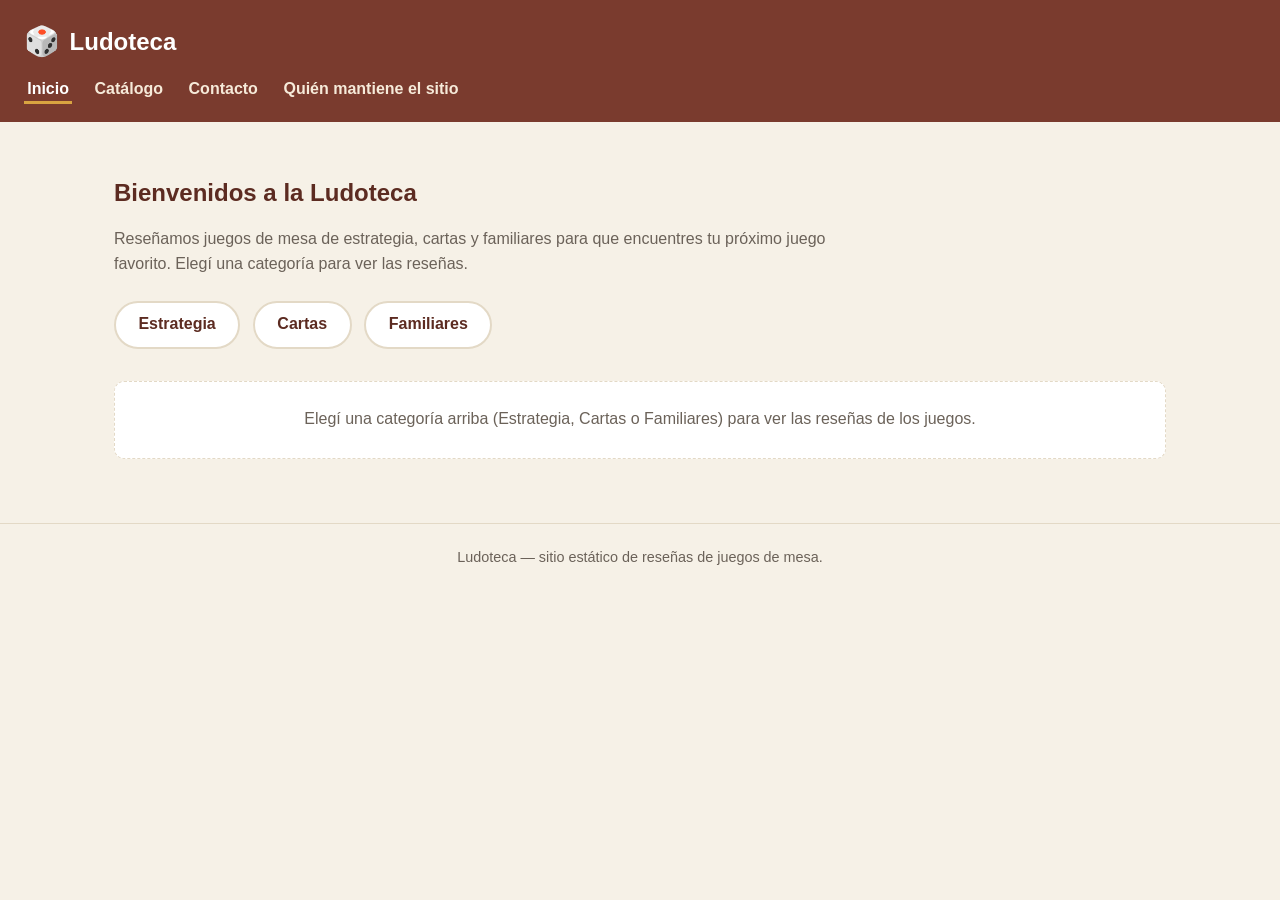
<file: actividad1/claude/index.html>
<!DOCTYPE html>
<html lang="es">
<head>
  <meta charset="UTF-8" />
  <meta name="viewport" content="width=device-width, initial-scale=1.0" />
  <title>Ludoteca | Inicio</title>
  <link rel="stylesheet" href="estilosIA.css" />
</head>
<body>

  <header class="encabezado">
    <div class="marca"><span class="icono">🎲</span> Ludoteca</div>
    <nav>
      <ul class="nav-principal">
        <li><a href="index.html" class="activo">Inicio</a></li>
        <li><a href="catalogo.html">Catálogo</a></li>
        <li><a href="contacto.html">Contacto</a></li>
        <li><a href="sitio.html">Quién mantiene el sitio</a></li>
      </ul>
    </nav>
  </header>

  <main class="contenedor">
    <section class="introduccion">
      <h1>Bienvenidos a la Ludoteca</h1>
      <p>
        Reseñamos juegos de mesa de estrategia, cartas y familiares para que encuentres
        tu próximo juego favorito. Elegí una categoría para ver las reseñas.
      </p>
    </section>

    <nav class="selector-categorias" aria-label="Selector de categorías">
      <a href="#estrategia">Estrategia</a>
      <a href="#cartas">Cartas</a>
      <a href="#familiares">Familiares</a>
    </nav>

    <!-- Los siguientes paneles se muestran de forma estática con CSS (:target),
         sin utilizar ningún script -->

    <section id="estrategia" class="panel-categoria">
      <h2>Estrategia</h2>
      <div class="grilla-juegos">

        <article class="tarjeta-juego">
          <img src="imagenes/ajedrez.png" alt="Portada del juego Ajedrez" />
          <div class="info">
            <h3>Ajedrez</h3>
            <p class="meta">2 jugadores · 20–60 min</p>
            <p class="resena">
              El clásico juego de estrategia pura. Cada partida es un desafío distinto
              gracias a la enorme cantidad de combinaciones posibles.
            </p>
            <a class="enlace-reglamento" href="reglamentos/ajedrez.pdf">Reglamento (PDF)</a>
          </div>
        </article>

        <article class="tarjeta-juego">
          <img src="imagenes/catan.png" alt="Portada del juego Catan" />
          <div class="info">
            <h3>Catan</h3>
            <p class="meta">3–4 jugadores · 60–90 min</p>
            <p class="resena">
              Gestión de recursos, comercio y construcción en un tablero que cambia
              en cada partida. Ideal para grupos que buscan un desafío más largo.
            </p>
            <a class="enlace-reglamento" href="reglamentos/catan.pdf">Reglamento (PDF)</a>
          </div>
        </article>

      </div>
    </section>

    <section id="cartas" class="panel-categoria">
      <h2>Cartas</h2>
      <div class="grilla-juegos">

        <article class="tarjeta-juego">
          <img src="imagenes/truco.png" alt="Portada del juego Truco" />
          <div class="info">
            <h3>Truco</h3>
            <p class="meta">2–6 jugadores · 20–40 min</p>
            <p class="resena">
              El juego de cartas más popular de las reuniones argentinas: picardía,
              faroles y mucha algarabía con el mazo español.
            </p>
            <a class="enlace-reglamento" href="reglamentos/truco.pdf">Reglamento (PDF)</a>
          </div>
        </article>

        <article class="tarjeta-juego">
          <img src="imagenes/poker.png" alt="Portada del juego Póker" />
          <div class="info">
            <h3>Póker</h3>
            <p class="meta">2–8 jugadores · 30–90 min</p>
            <p class="resena">
              Un clásico de estrategia y psicología con mazo francés. Perfecto para
              noches de juego largas entre amigos.
            </p>
            <a class="enlace-reglamento" href="reglamentos/poker.pdf">Reglamento (PDF)</a>
          </div>
        </article>

      </div>
    </section>

    <section id="familiares" class="panel-categoria">
      <h2>Familiares</h2>
      <div class="grilla-juegos">

        <article class="tarjeta-juego">
          <img src="imagenes/uno.png" alt="Portada del juego Uno" />
          <div class="info">
            <h3>Uno</h3>
            <p class="meta">2–10 jugadores · 15–30 min</p>
            <p class="resena">
              Rápido, colorido y fácil de aprender. Un imprescindible para jugar
              en familia desde los más chicos hasta los más grandes.
            </p>
            <a class="enlace-reglamento" href="reglamentos/uno.pdf">Reglamento (PDF)</a>
          </div>
        </article>

        <article class="tarjeta-juego">
          <img src="imagenes/jenga.png" alt="Portada del juego Jenga" />
          <div class="info">
            <h3>Jenga</h3>
            <p class="meta">1 o más jugadores · 15–30 min</p>
            <p class="resena">
              Pulso y estrategia en torno a una torre de madera. La tensión crece
              en cada turno hasta el derrumbe final.
            </p>
            <a class="enlace-reglamento" href="reglamentos/jenga.pdf">Reglamento (PDF)</a>
          </div>
        </article>

      </div>
    </section>

    <p class="mensaje-vacio">
      Elegí una categoría arriba (Estrategia, Cartas o Familiares) para ver las reseñas de los juegos.
    </p>
  </main>

  <footer class="pie-pagina">
    Ludoteca — sitio estático de reseñas de juegos de mesa.
  </footer>

</body>
</html>
</file>
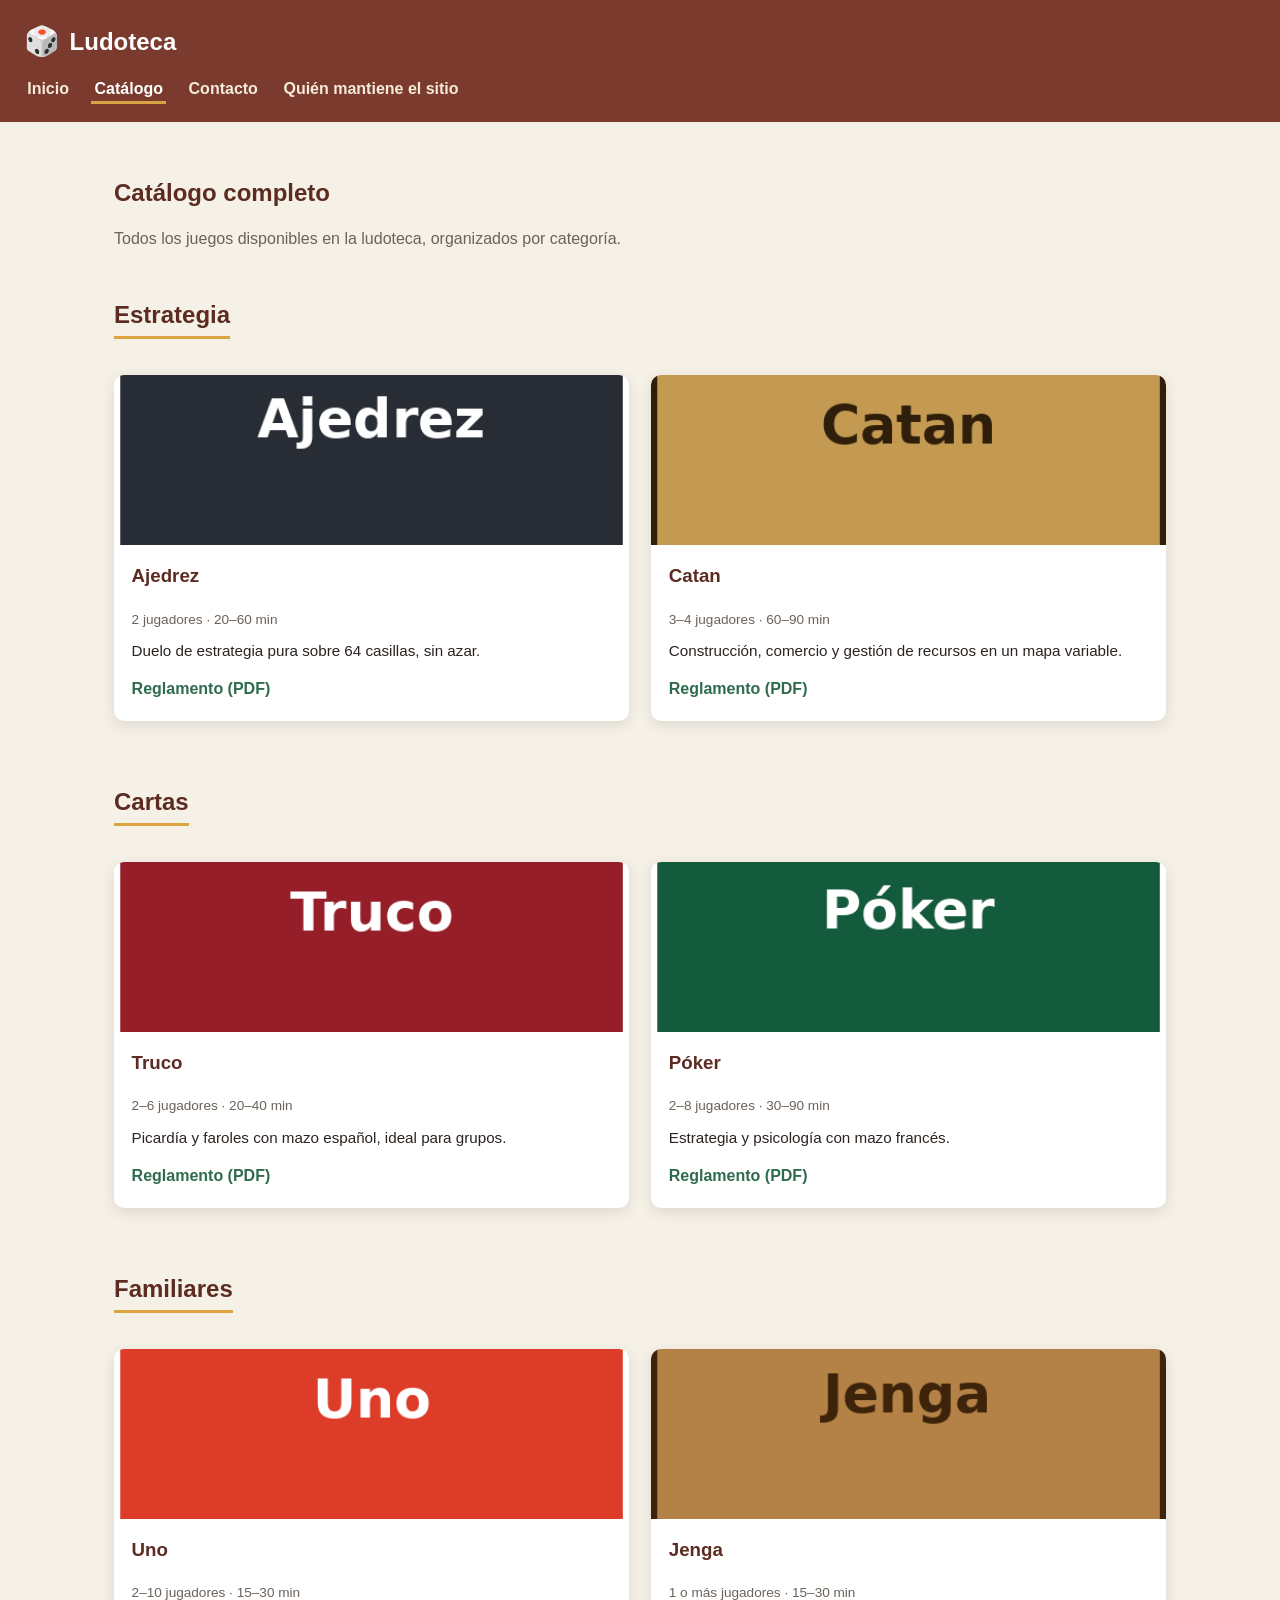
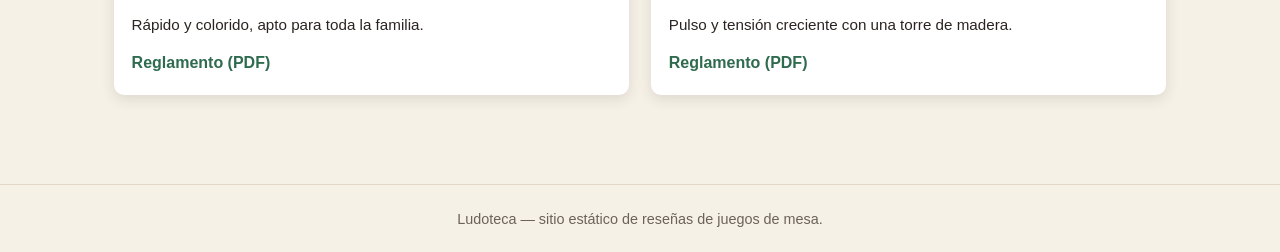
<file: actividad1/claude/catalogo.html>
<!DOCTYPE html>
<html lang="es">
<head>
  <meta charset="UTF-8" />
  <meta name="viewport" content="width=device-width, initial-scale=1.0" />
  <title>Ludoteca | Catálogo</title>
  <link rel="stylesheet" href="estilosIA.css" />
</head>
<body>

  <header class="encabezado">
    <div class="marca"><span class="icono">🎲</span> Ludoteca</div>
    <nav>
      <ul class="nav-principal">
        <li><a href="index.html">Inicio</a></li>
        <li><a href="catalogo.html" class="activo">Catálogo</a></li>
        <li><a href="contacto.html">Contacto</a></li>
        <li><a href="sitio.html">Quién mantiene el sitio</a></li>
      </ul>
    </nav>
  </header>

  <main class="contenedor">
    <section class="introduccion">
      <h1>Catálogo completo</h1>
      <p>Todos los juegos disponibles en la ludoteca, organizados por categoría.</p>
    </section>

    <section class="bloque-categoria" id="cat-estrategia">
      <h2>Estrategia</h2>
      <div class="grilla-juegos">

        <article class="tarjeta-juego">
          <img src="imagenes/ajedrez.png" alt="Portada del juego Ajedrez" />
          <div class="info">
            <h3>Ajedrez</h3>
            <p class="meta">2 jugadores · 20–60 min</p>
            <p class="resena">Duelo de estrategia pura sobre 64 casillas, sin azar.</p>
            <a class="enlace-reglamento" href="reglamentos/ajedrez.pdf">Reglamento (PDF)</a>
          </div>
        </article>

        <article class="tarjeta-juego">
          <img src="imagenes/catan.png" alt="Portada del juego Catan" />
          <div class="info">
            <h3>Catan</h3>
            <p class="meta">3–4 jugadores · 60–90 min</p>
            <p class="resena">Construcción, comercio y gestión de recursos en un mapa variable.</p>
            <a class="enlace-reglamento" href="reglamentos/catan.pdf">Reglamento (PDF)</a>
          </div>
        </article>

      </div>
    </section>

    <section class="bloque-categoria" id="cat-cartas">
      <h2>Cartas</h2>
      <div class="grilla-juegos">

        <article class="tarjeta-juego">
          <img src="imagenes/truco.png" alt="Portada del juego Truco" />
          <div class="info">
            <h3>Truco</h3>
            <p class="meta">2–6 jugadores · 20–40 min</p>
            <p class="resena">Picardía y faroles con mazo español, ideal para grupos.</p>
            <a class="enlace-reglamento" href="reglamentos/truco.pdf">Reglamento (PDF)</a>
          </div>
        </article>

        <article class="tarjeta-juego">
          <img src="imagenes/poker.png" alt="Portada del juego Póker" />
          <div class="info">
            <h3>Póker</h3>
            <p class="meta">2–8 jugadores · 30–90 min</p>
            <p class="resena">Estrategia y psicología con mazo francés.</p>
            <a class="enlace-reglamento" href="reglamentos/poker.pdf">Reglamento (PDF)</a>
          </div>
        </article>

      </div>
    </section>

    <section class="bloque-categoria" id="cat-familiares">
      <h2>Familiares</h2>
      <div class="grilla-juegos">

        <article class="tarjeta-juego">
          <img src="imagenes/uno.png" alt="Portada del juego Uno" />
          <div class="info">
            <h3>Uno</h3>
            <p class="meta">2–10 jugadores · 15–30 min</p>
            <p class="resena">Rápido y colorido, apto para toda la familia.</p>
            <a class="enlace-reglamento" href="reglamentos/uno.pdf">Reglamento (PDF)</a>
          </div>
        </article>

        <article class="tarjeta-juego">
          <img src="imagenes/jenga.png" alt="Portada del juego Jenga" />
          <div class="info">
            <h3>Jenga</h3>
            <p class="meta">1 o más jugadores · 15–30 min</p>
            <p class="resena">Pulso y tensión creciente con una torre de madera.</p>
            <a class="enlace-reglamento" href="reglamentos/jenga.pdf">Reglamento (PDF)</a>
          </div>
        </article>

      </div>
    </section>
  </main>

  <footer class="pie-pagina">
    Ludoteca — sitio estático de reseñas de juegos de mesa.
  </footer>

</body>
</html>
</file>
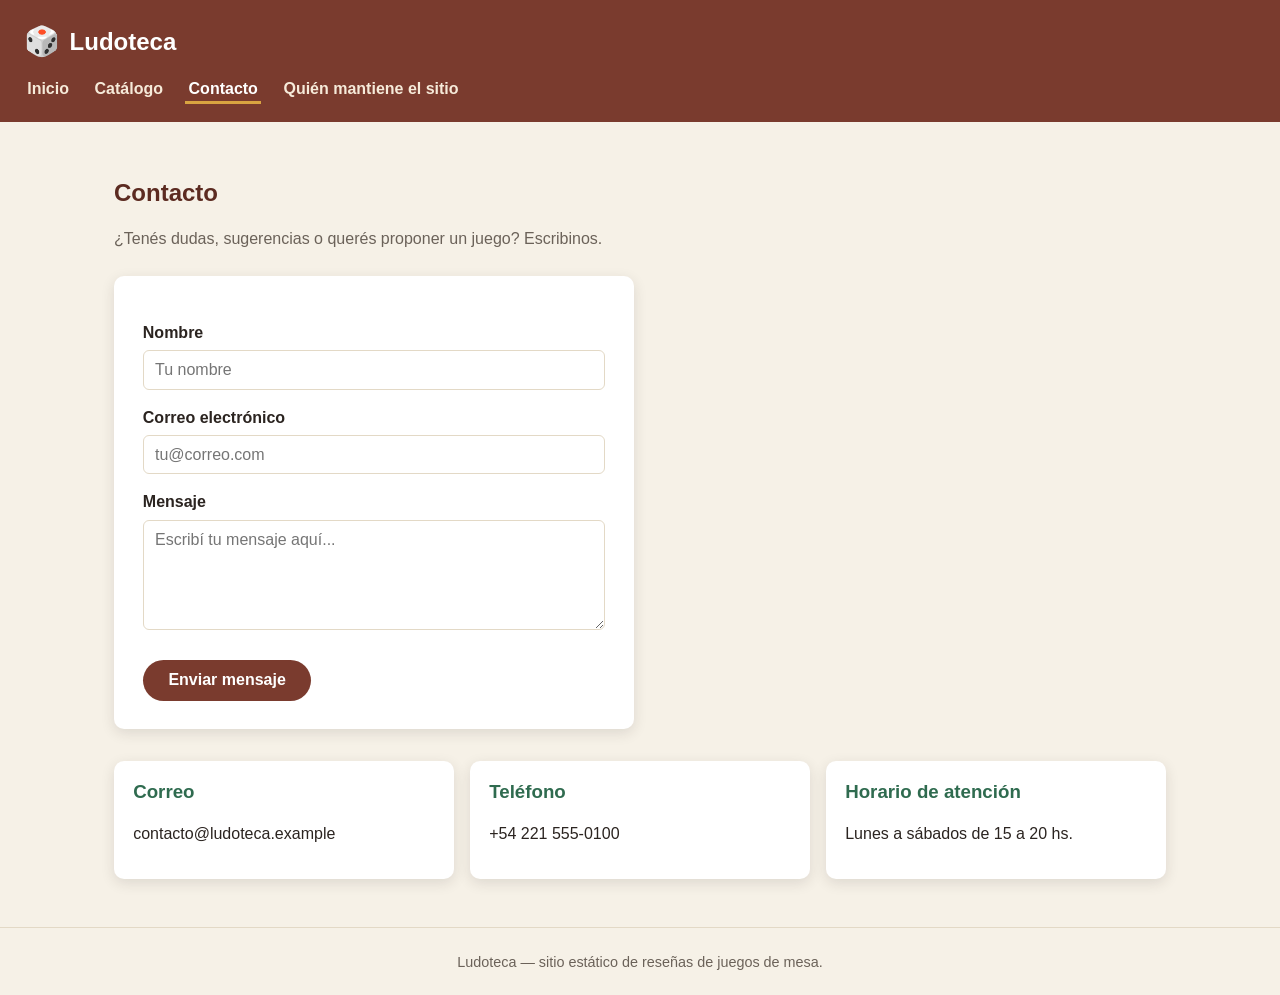
<file: actividad1/claude/contacto.html>
<!DOCTYPE html>
<html lang="es">
<head>
  <meta charset="UTF-8" />
  <meta name="viewport" content="width=device-width, initial-scale=1.0" />
  <title>Ludoteca | Contacto</title>
  <link rel="stylesheet" href="estilosIA.css" />
</head>
<body>

  <header class="encabezado">
    <div class="marca"><span class="icono">🎲</span> Ludoteca</div>
    <nav>
      <ul class="nav-principal">
        <li><a href="index.html">Inicio</a></li>
        <li><a href="catalogo.html">Catálogo</a></li>
        <li><a href="contacto.html" class="activo">Contacto</a></li>
        <li><a href="sitio.html">Quién mantiene el sitio</a></li>
      </ul>
    </nav>
  </header>

  <main class="contenedor">
    <section class="introduccion">
      <h1>Contacto</h1>
      <p>¿Tenés dudas, sugerencias o querés proponer un juego? Escribinos.</p>
    </section>

    <!-- Formulario simple, sin scripts (sitio estático) -->
    <form class="formulario-contacto" action="#" method="post">
      <label for="nombre">Nombre</label>
      <input type="text" id="nombre" name="nombre" placeholder="Tu nombre" required />

      <label for="email">Correo electrónico</label>
      <input type="email" id="email" name="email" placeholder="tu@correo.com" required />

      <label for="mensaje">Mensaje</label>
      <textarea id="mensaje" name="mensaje" placeholder="Escribí tu mensaje aquí..." required></textarea>

      <button type="submit">Enviar mensaje</button>
    </form>

    <div class="datos-contacto">
      <div class="item">
        <h3>Correo</h3>
        <p>contacto@ludoteca.example</p>
      </div>
      <div class="item">
        <h3>Teléfono</h3>
        <p>+54 221 555-0100</p>
      </div>
      <div class="item">
        <h3>Horario de atención</h3>
        <p>Lunes a sábados de 15 a 20 hs.</p>
      </div>
    </div>
  </main>

  <footer class="pie-pagina">
    Ludoteca — sitio estático de reseñas de juegos de mesa.
  </footer>

</body>
</html>
</file>
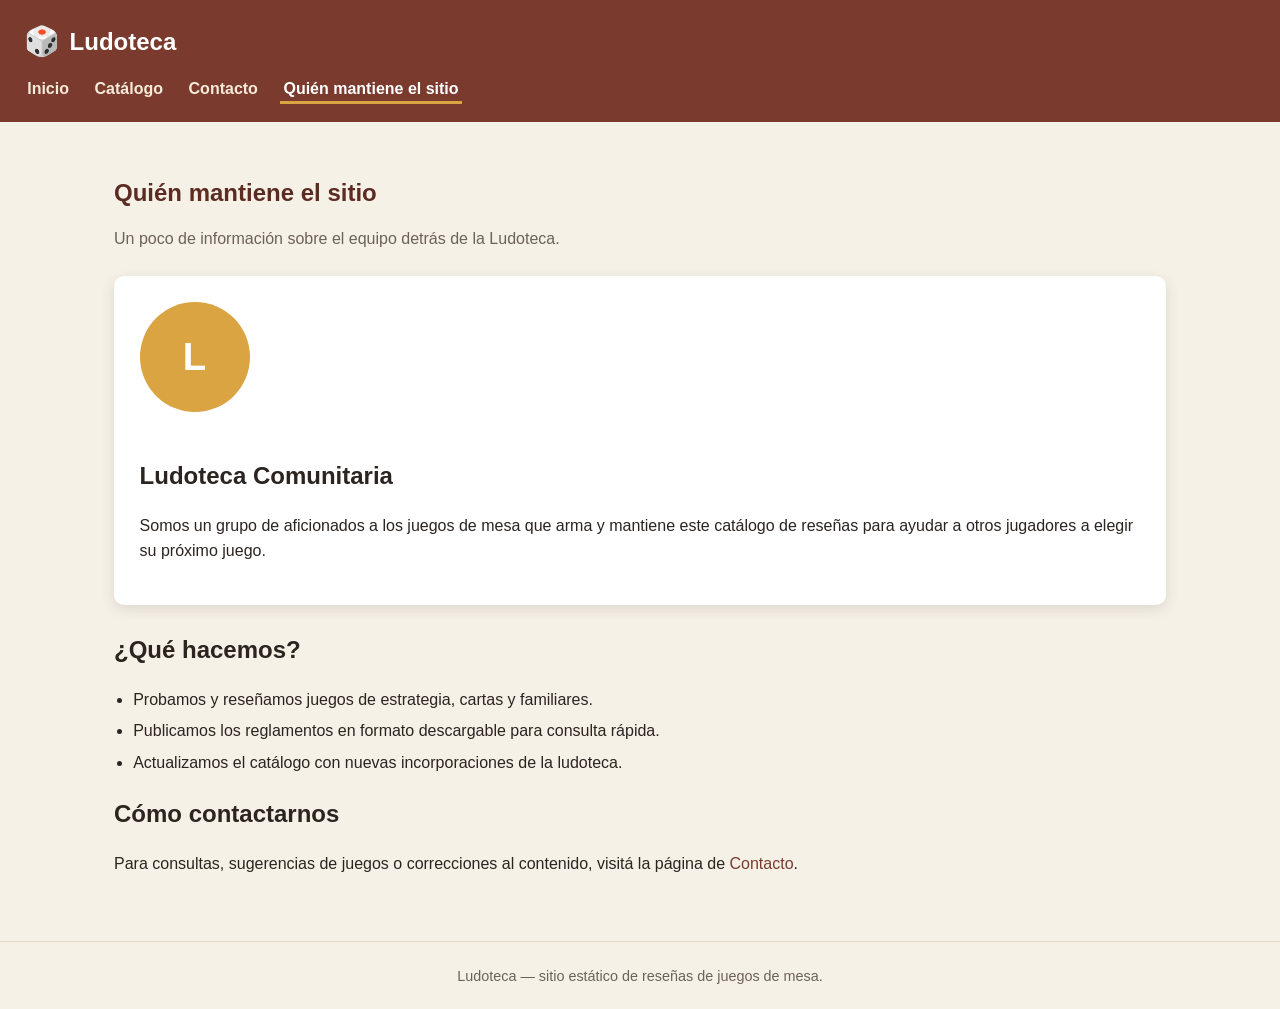
<file: actividad1/claude/sitio.html>
<!DOCTYPE html>
<html lang="es">
<head>
  <meta charset="UTF-8" />
  <meta name="viewport" content="width=device-width, initial-scale=1.0" />
  <title>Ludoteca | Quién mantiene el sitio</title>
  <link rel="stylesheet" href="estilosIA.css" />
</head>
<body>

  <header class="encabezado">
    <div class="marca"><span class="icono">🎲</span> Ludoteca</div>
    <nav>
      <ul class="nav-principal">
        <li><a href="index.html">Inicio</a></li>
        <li><a href="catalogo.html">Catálogo</a></li>
        <li><a href="contacto.html">Contacto</a></li>
        <li><a href="sitio.html" class="activo">Quién mantiene el sitio</a></li>
      </ul>
    </nav>
  </header>

  <main class="contenedor">
    <section class="introduccion">
      <h1>Quién mantiene el sitio</h1>
      <p>Un poco de información sobre el equipo detrás de la Ludoteca.</p>
    </section>

    <div class="perfil-responsable">
      <div class="avatar">L</div>
      <div>
        <h2>Ludoteca Comunitaria</h2>
        <p>
          Somos un grupo de aficionados a los juegos de mesa que arma y mantiene este
          catálogo de reseñas para ayudar a otros jugadores a elegir su próximo juego.
        </p>
      </div>
    </div>

    <section>
      <h2>¿Qué hacemos?</h2>
      <ul class="lista-simple">
        <li>Probamos y reseñamos juegos de estrategia, cartas y familiares.</li>
        <li>Publicamos los reglamentos en formato descargable para consulta rápida.</li>
        <li>Actualizamos el catálogo con nuevas incorporaciones de la ludoteca.</li>
      </ul>
    </section>

    <section>
      <h2>Cómo contactarnos</h2>
      <p>
        Para consultas, sugerencias de juegos o correcciones al contenido, visitá la
        página de <a href="contacto.html">Contacto</a>.
      </p>
    </section>
  </main>

  <footer class="pie-pagina">
    Ludoteca — sitio estático de reseñas de juegos de mesa.
  </footer>

</body>
</html>
</file>
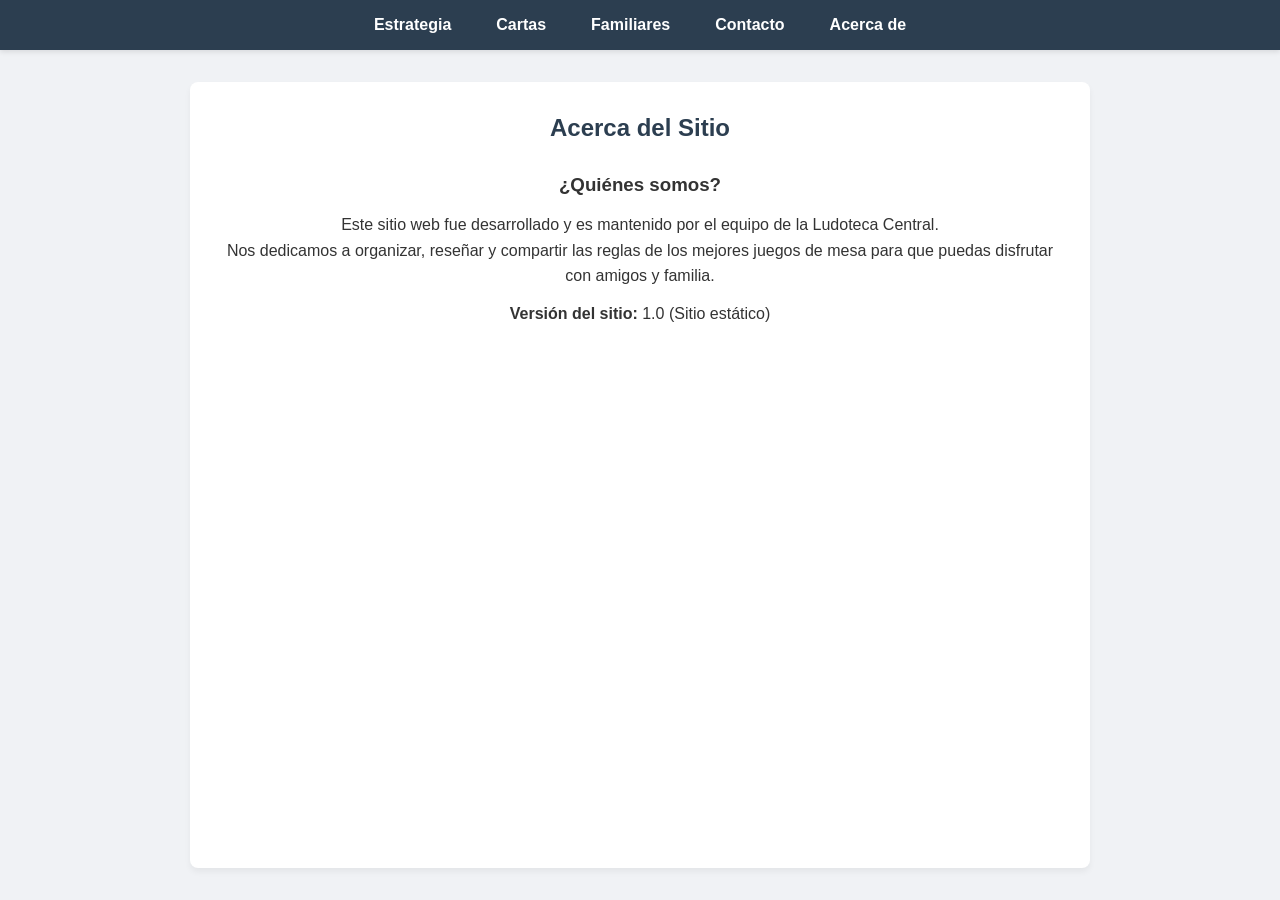
<file: actividad1/gemini/acerca.html>
<!DOCTYPE html>
<html lang="es">
<head>
    <meta charset="UTF-8">
    <meta name="viewport" content="width=device-width, initial-scale=1.0">
    <title>Acerca de - Ludoteca</title>
    <link rel="stylesheet" href="estilosIA.css">
</head>
<body>

    <header>
        <nav>
            <ul>
                <li><a href="estrategia.html">Estrategia</a></li>
                <li><a href="cartas.html">Cartas</a></li>
                <li><a href="familiares.html">Familiares</a></li>
                <li><a href="contacto.html">Contacto</a></li>
                <li><a href="acerca.html">Acerca de</a></li>
            </ul>
        </nav>
    </header>

    <main>
        <h2>Acerca del Sitio</h2>
        <div style="text-align: center; margin-top: 2rem;">
            <h3>¿Quiénes somos?</h3>
            <p style="margin-top: 1rem; line-height: 1.6;">
                Este sitio web fue desarrollado y es mantenido por el equipo de la Ludoteca Central.<br>
                Nos dedicamos a organizar, reseñar y compartir las reglas de los mejores juegos de mesa para que puedas disfrutar con amigos y familia.
            </p>
            <p style="margin-top: 1rem;">
                <strong>Versión del sitio:</strong> 1.0 (Sitio estático)
            </p>
        </div>
    </main>

</body>
</html>
</file>
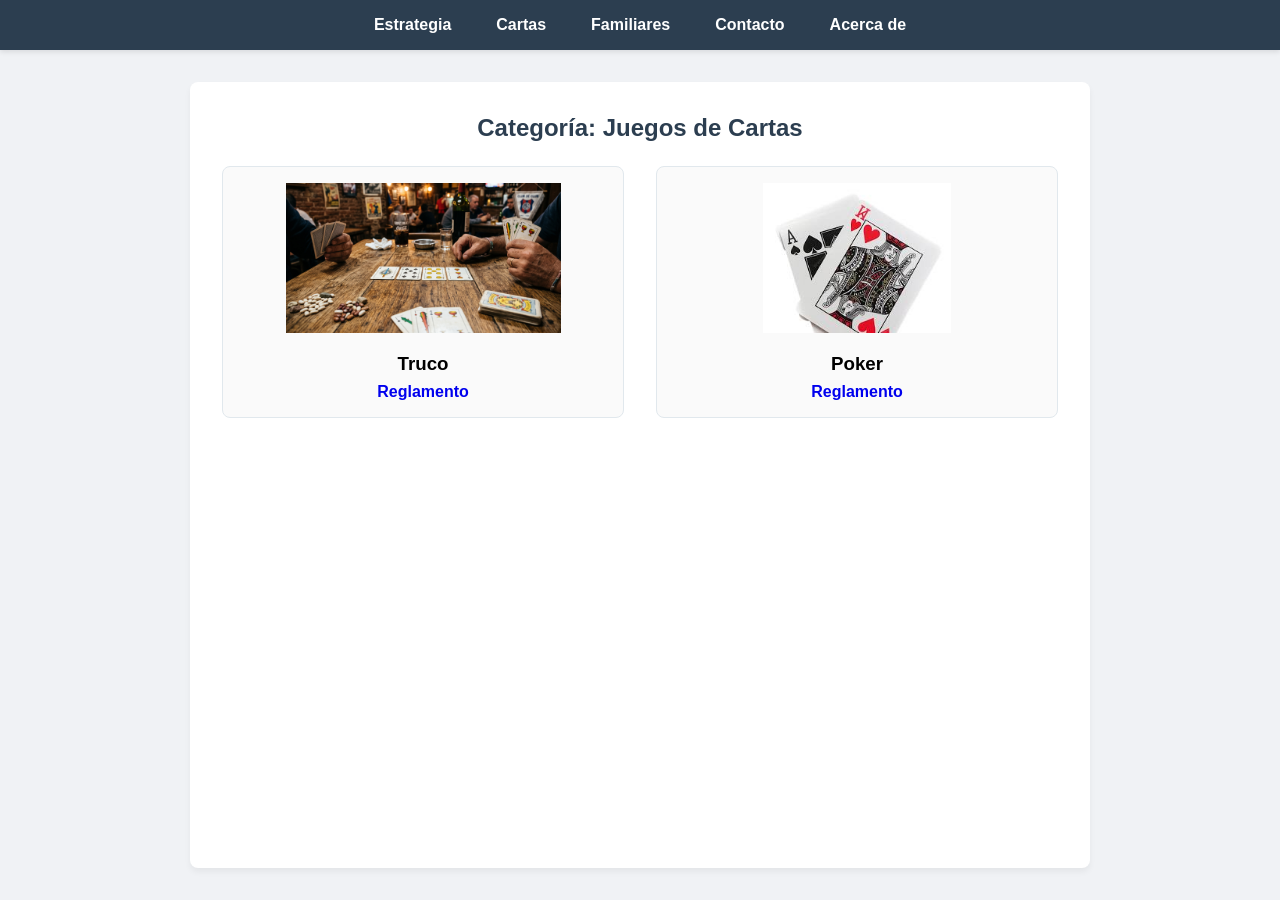
<file: actividad1/gemini/cartas.html>
<!DOCTYPE html>
<html lang="es">
<head>
    <meta charset="UTF-8">
    <meta name="viewport" content="width=device-width, initial-scale=1.0">
    <title>Juegos de Cartas - Ludoteca</title>
    <!-- Enlace al archivo CSS externo obligatorio -->
    <link rel="stylesheet" href="estilosIA.css">
</head>
<body>

    <header>
        <nav>
            <ul>
                <li><a href="estrategia.html">Estrategia</a></li>
                <li><a href="cartas.html">Cartas</a></li>
                <li><a href="familiares.html">Familiares</a></li>
                <li><a href="contacto.html">Contacto</a></li>
                <li><a href="acerca.html">Acerca de</a></li>
            </ul>
        </nav>
    </header>

    <main>
        <h2>Categoría: Juegos de Cartas</h2>
        <div class="catalogo-grid">
            
            <!-- Juego 1 -->
            <article class="juego-card">
                <img src="imagenes/truco.png" alt="Truco">
                <h3>Truco</h3>
                <a href="reglamentos/truco.pdf" target="_blank">Reglamento</a>
            </article>

            <!-- Juego 2 -->
            <article class="juego-card">
                <img src="imagenes/poker.png" alt="Poker">
                <h3>Poker</h3>
                <a href="reglamentos/poker.pdf" target="_blank">Reglamento</a>
            </article>

        </div>
    </main>

</body>
</html>
</file>
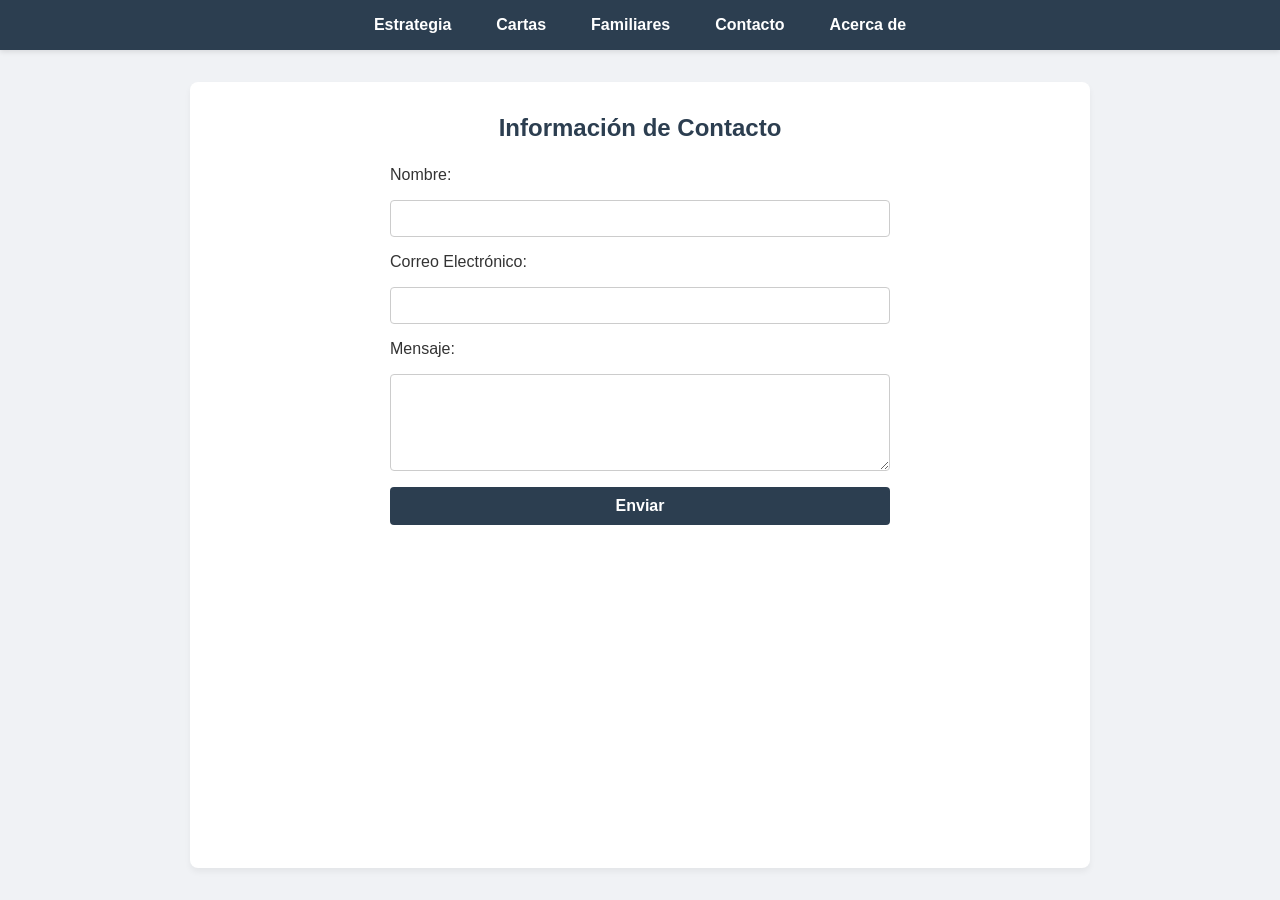
<file: actividad1/gemini/contacto.html>
<!DOCTYPE html>
<html lang="es">
<head>
    <meta charset="UTF-8">
    <meta name="viewport" content="width=device-width, initial-scale=1.0">
    <title>Contacto - Ludoteca</title>
    <link rel="stylesheet" href="estilosIA.css">
</head>
<body>

    <header>
        <nav>
            <ul>
                <li><a href="estrategia.html">Estrategia</a></li>
                <li><a href="cartas.html">Cartas</a></li>
                <li><a href="familiares.html">Familiares</a></li>
                <li><a href="contacto.html">Contacto</a></li>
                <li><a href="acerca.html">Acerca de</a></li>
            </ul>
        </nav>
    </header>

    <main>
        <h2>Información de Contacto</h2>
        <form class="formulario-contacto" action="#" method="GET">
            <label for="nombre">Nombre:</label>
            <input type="text" id="nombre" name="nombre" required>

            <label for="email">Correo Electrónico:</label>
            <input type="email" id="email" name="email" required>

            <label for="mensaje">Mensaje:</label>
            <textarea id="mensaje" name="mensaje" rows="5" required></textarea>

            <button type="submit">Enviar</button>
        </form>
    </main>

</body>
</html>
</file>
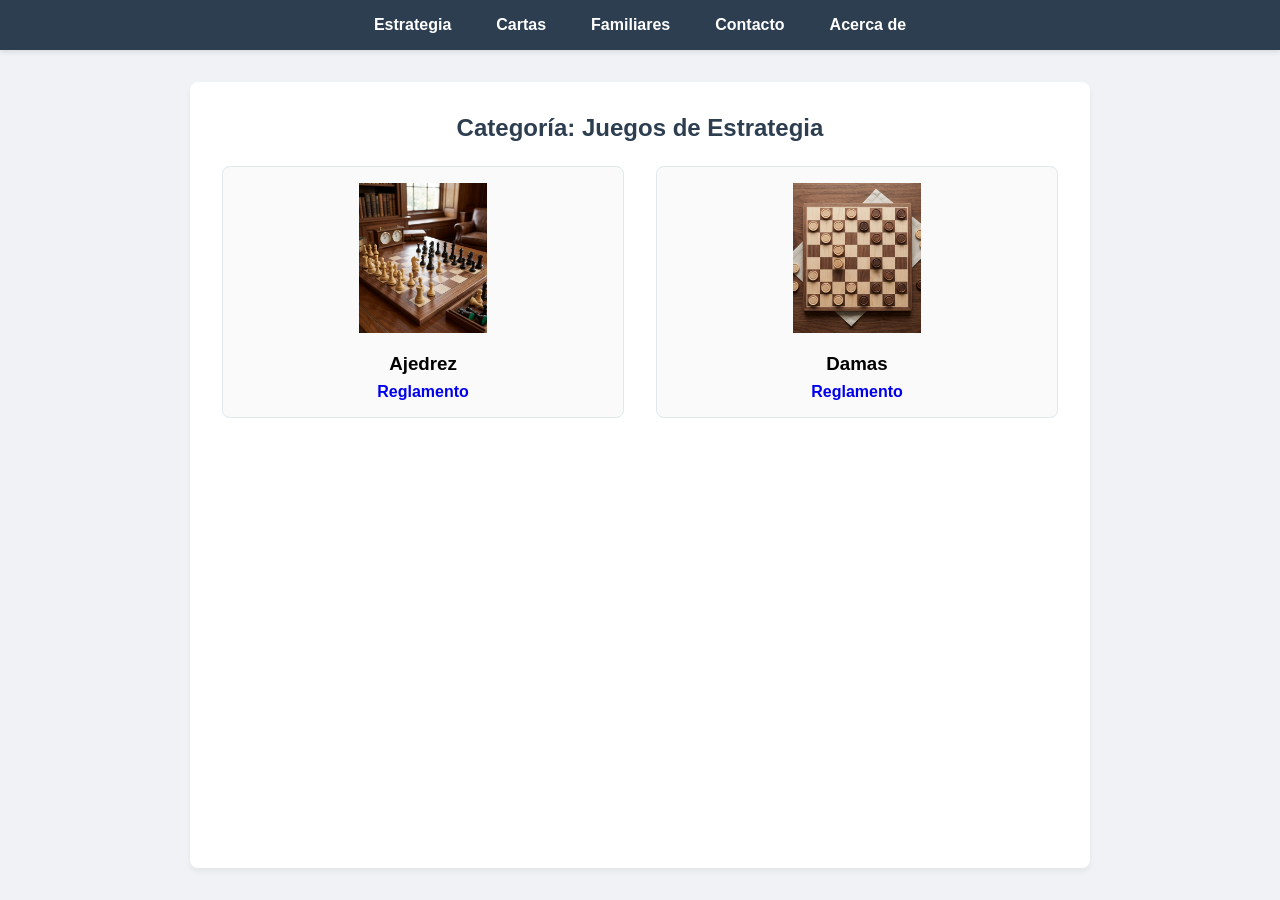
<file: actividad1/gemini/estrategia.html>
<!DOCTYPE html>
<html lang="es">
<head>
    <meta charset="UTF-8">
    <meta name="viewport" content="width=device-width, initial-scale=1.0">
    <title>Juegos de Estrategia - Ludoteca</title>
    <link rel="stylesheet" href="estilosIA.css">
</head>
<body>

    <header>
        <nav>
            <ul>
                <li><a href="estrategia.html">Estrategia</a></li>
                <li><a href="cartas.html">Cartas</a></li>
                <li><a href="familiares.html">Familiares</a></li>
                <li><a href="contacto.html">Contacto</a></li>
                <li><a href="acerca.html">Acerca de</a></li>
            </ul>
        </nav>
    </header>

    <main>
        <h2>Categoría: Juegos de Estrategia</h2>
        <div class="catalogo-grid">
            
            <article class="juego-card">
                <img src="imagenes/ajedrez.png" alt="Ajedrez">
                <h3>Ajedrez</h3>
                <a href="reglamentos/ajedrez.pdf" target="_blank">Reglamento</a>
            </article>

            <article class="juego-card">
                <img src="imagenes/damas.png" alt="Damas">
                <h3>Damas</h3>
                <a href="reglamentos/damas.pdf" target="_blank">Reglamento</a>
            </article>

        </div>
    </main>

</body>
</html>
</file>
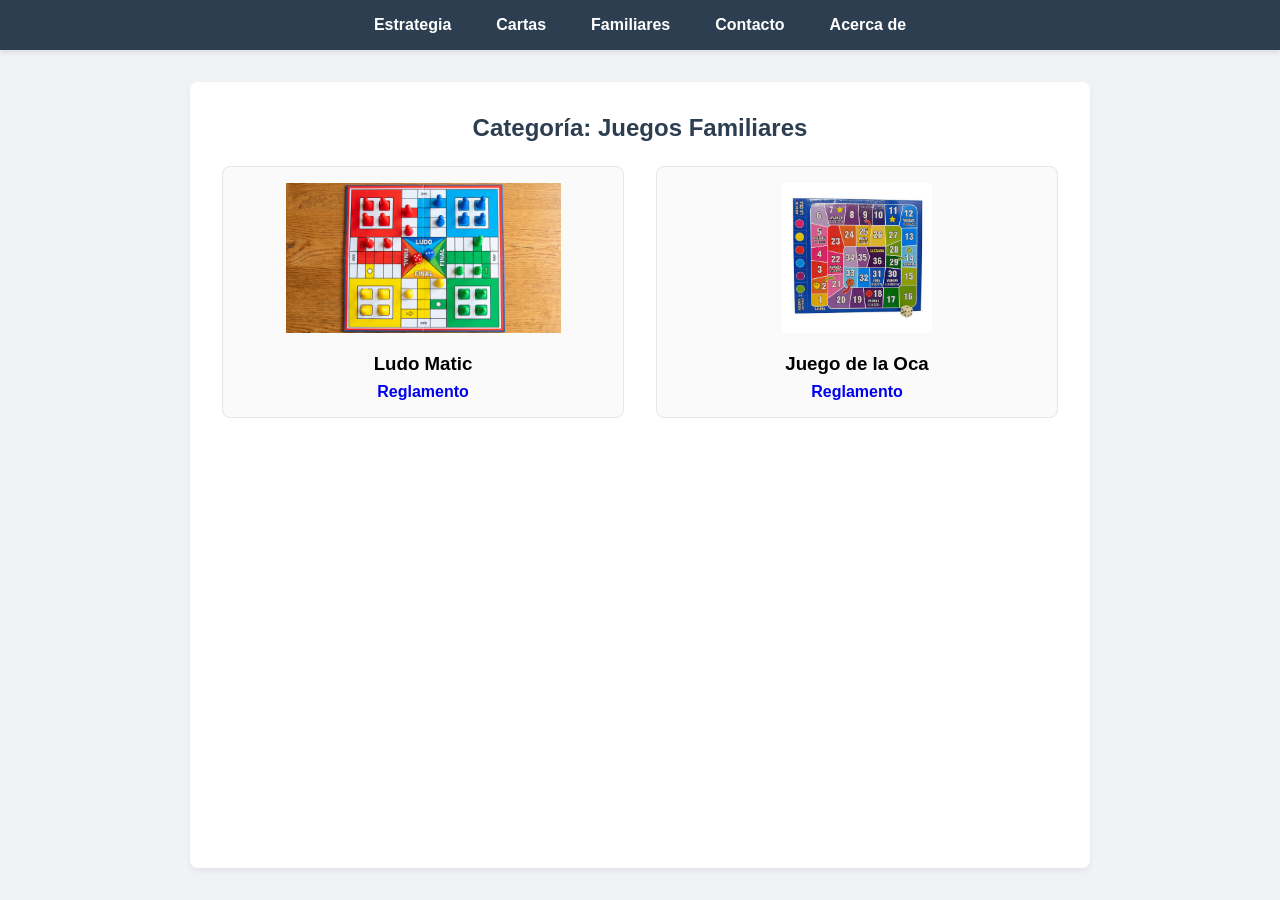
<file: actividad1/gemini/familiares.html>
<!DOCTYPE html>
<html lang="es">
<head>
    <meta charset="UTF-8">
    <meta name="viewport" content="width=device-width, initial-scale=1.0">
    <title>Juegos Familiares - Ludoteca</title>
    <link rel="stylesheet" href="estilosIA.css">
</head>
<body>

    <header>
        <nav>
            <ul>
                <li><a href="estrategia.html">Estrategia</a></li>
                <li><a href="cartas.html">Cartas</a></li>
                <li><a href="familiares.html">Familiares</a></li>
                <li><a href="contacto.html">Contacto</a></li>
                <li><a href="acerca.html">Acerca de</a></li>
            </ul>
        </nav>
    </header>

    <main>
        <h2>Categoría: Juegos Familiares</h2>
        <div class="catalogo-grid">
            
            <article class="juego-card">
                <img src="imagenes/ludo.png" alt="Ludo">
                <h3>Ludo Matic</h3>
                <a href="reglamentos/ludo.pdf" target="_blank">Reglamento</a>
            </article>

            <article class="juego-card">
                <img src="imagenes/oca.png" alt="Juego de la Oca">
                <h3>Juego de la Oca</h3>
                <a href="reglamentos/oca.pdf" target="_blank">Reglamento</a>
            </article>

        </div>
    </main>

</body>
</html>
</file>
<file: actividad1/claude/estilosIA.css>
/* ===== Ludoteca - estilosIA.css ===== */

:root {
  --color-fondo: #f6f1e7;
  --color-superficie: #ffffff;
  --color-primario: #7a3b2e;
  --color-primario-oscuro: #5c2b21;
  --color-secundario: #2f6b4f;
  --color-acento: #d9a441;
  --color-texto: #2b2420;
  --color-texto-claro: #6b6259;
  --color-borde: #e3d9c6;
  --radio: 10px;
  --sombra: 0 4px 14px rgba(43, 36, 32, 0.12);
  --fuente: "Segoe UI", Verdana, Arial, sans-serif;
}

* {
  box-sizing: border-box;
}

body {
  margin: 0;
  font-family: var(--fuente);
  background-color: var(--color-fondo);
  color: var(--color-texto);
  line-height: 1.55;
}

img {
  max-width: 100%;
  display: block;
}

a {
  color: var(--color-primario);
  text-decoration: none;
}

a:hover {
  text-decoration: underline;
}

/* ---------- Encabezado y navegación ---------- */

.encabezado {
  background-color: var(--color-primario);
  color: #fff;
  padding: 1.2rem 1.5rem 0.4rem;
}

.encabezado .marca {
  display: flex;
  align-items: center;
  gap: 0.6rem;
  font-size: 1.5rem;
  font-weight: bold;
  margin-bottom: 0.8rem;
}

.encabezado .marca .icono {
  font-size: 1.8rem;
}

.nav-principal {
  display: flex;
  flex-wrap: wrap;
  gap: 0.3rem 1.2rem;
  list-style: none;
  margin: 0;
  padding: 0 0 0.9rem 0;
}

.nav-principal a {
  color: #f6ead9;
  font-weight: 600;
  padding: 0.3rem 0.2rem;
  border-bottom: 3px solid transparent;
}

.nav-principal a:hover,
.nav-principal a.activo {
  color: #fff;
  border-bottom-color: var(--color-acento);
  text-decoration: none;
}

/* ---------- Contenedor general ---------- */

.contenedor {
  max-width: 1100px;
  margin: 0 auto;
  padding: 2rem 1.5rem 3rem;
}

.introduccion {
  max-width: 720px;
  margin-bottom: 1.5rem;
}

.introduccion h1 {
  color: var(--color-primario-oscuro);
  margin-bottom: 0.4rem;
}

.introduccion p {
  color: var(--color-texto-claro);
}

/* ---------- Selector de categorías (home) ---------- */

.selector-categorias {
  display: flex;
  flex-wrap: wrap;
  gap: 0.8rem;
  margin: 1.5rem 0 2rem;
}

.selector-categorias a {
  background-color: var(--color-superficie);
  border: 2px solid var(--color-borde);
  border-radius: 999px;
  padding: 0.6rem 1.4rem;
  font-weight: 600;
  color: var(--color-primario-oscuro);
  transition: transform 0.15s ease, background-color 0.15s ease;
}

.selector-categorias a:hover {
  text-decoration: none;
  background-color: var(--color-acento);
  color: #3a2a10;
  transform: translateY(-2px);
}

/* Panel estático por categoría, controlado sin scripts con :target */

.panel-categoria {
  display: none;
  border-top: 4px solid var(--color-secundario);
  padding-top: 1.2rem;
}

.panel-categoria:target {
  display: block;
}

.panel-categoria h2 {
  color: var(--color-secundario);
  text-transform: capitalize;
}

.mensaje-vacio {
  display: block;
  background-color: var(--color-superficie);
  border: 1px dashed var(--color-borde);
  border-radius: var(--radio);
  padding: 1.6rem;
  color: var(--color-texto-claro);
  text-align: center;
}

#estrategia:target ~ .mensaje-vacio,
#cartas:target ~ .mensaje-vacio,
#familiares:target ~ .mensaje-vacio {
  display: none;
}

/* ---------- Grilla de juegos / reseñas ---------- */

.grilla-juegos {
  display: grid;
  grid-template-columns: repeat(auto-fit, minmax(220px, 1fr));
  gap: 1.4rem;
  margin-top: 1rem;
}

.tarjeta-juego {
  background-color: var(--color-superficie);
  border-radius: var(--radio);
  box-shadow: var(--sombra);
  overflow: hidden;
  display: flex;
  flex-direction: column;
}

.tarjeta-juego img {
  width: 100%;
  height: 170px;
  object-fit: cover;
}

.tarjeta-juego .info {
  padding: 1rem 1.1rem 1.2rem;
  flex: 1;
  display: flex;
  flex-direction: column;
}

.tarjeta-juego h3 {
  margin: 0 0 0.3rem;
  color: var(--color-primario-oscuro);
}

.tarjeta-juego .meta {
  font-size: 0.85rem;
  color: var(--color-texto-claro);
  margin-bottom: 0.6rem;
}

.tarjeta-juego .resena {
  flex: 1;
  margin: 0 0 0.9rem;
  font-size: 0.95rem;
}

.tarjeta-juego .enlace-reglamento {
  align-self: flex-start;
  font-weight: 700;
  color: var(--color-secundario);
}

/* ---------- Catálogo (todas las categorías juntas) ---------- */

.bloque-categoria {
  margin-bottom: 2.6rem;
}

.bloque-categoria h2 {
  color: var(--color-primario-oscuro);
  border-bottom: 3px solid var(--color-acento);
  display: inline-block;
  padding-bottom: 0.2rem;
}

/* ---------- Formulario de contacto ---------- */

.formulario-contacto {
  background-color: var(--color-superficie);
  border-radius: var(--radio);
  box-shadow: var(--sombra);
  padding: 1.8rem;
  max-width: 520px;
}

.formulario-contacto label {
  display: block;
  font-weight: 600;
  margin: 1rem 0 0.3rem;
}

.formulario-contacto input,
.formulario-contacto textarea {
  width: 100%;
  padding: 0.6rem 0.7rem;
  border: 1px solid var(--color-borde);
  border-radius: 6px;
  font-family: inherit;
  font-size: 1rem;
}

.formulario-contacto textarea {
  resize: vertical;
  min-height: 110px;
}

.formulario-contacto button {
  margin-top: 1.4rem;
  background-color: var(--color-primario);
  color: #fff;
  border: none;
  padding: 0.7rem 1.6rem;
  border-radius: 999px;
  font-size: 1rem;
  font-weight: 700;
  cursor: pointer;
}

.formulario-contacto button:hover {
  background-color: var(--color-primario-oscuro);
}

.datos-contacto {
  margin-top: 2rem;
  display: grid;
  grid-template-columns: repeat(auto-fit, minmax(200px, 1fr));
  gap: 1rem;
}

.datos-contacto .item {
  background-color: var(--color-superficie);
  border-radius: var(--radio);
  padding: 1rem 1.2rem;
  box-shadow: var(--sombra);
}

.datos-contacto .item h3 {
  margin: 0 0 0.3rem;
  color: var(--color-secundario);
}

/* ---------- Página "quién mantiene el sitio" ---------- */

.perfil-responsable {
  display: flex;
  gap: 1.6rem;
  flex-wrap: wrap;
  align-items: center;
  background-color: var(--color-superficie);
  border-radius: var(--radio);
  box-shadow: var(--sombra);
  padding: 1.6rem;
  margin-bottom: 1.6rem;
}

.perfil-responsable .avatar {
  width: 110px;
  height: 110px;
  border-radius: 50%;
  background-color: var(--color-acento);
  display: flex;
  align-items: center;
  justify-content: center;
  font-size: 2.4rem;
  font-weight: bold;
  color: #fff;
  flex-shrink: 0;
}

.lista-simple {
  padding-left: 1.2rem;
}

.lista-simple li {
  margin-bottom: 0.4rem;
}

/* ---------- Pie de página ---------- */

.pie-pagina {
  text-align: center;
  padding: 1.4rem;
  color: var(--color-texto-claro);
  font-size: 0.9rem;
  border-top: 1px solid var(--color-borde);
}

/* ---------- Responsivo ---------- */

@media (max-width: 640px) {
  .encabezado .marca {
    font-size: 1.25rem;
  }

  .nav-principal {
    flex-direction: column;
    gap: 0.4rem;
  }

  .contenedor {
    padding: 1.4rem 1rem 2rem;
  }

  .perfil-responsable {
    flex-direction: column;
    text-align: center;
  }
}
</file>
<file: actividad1/gemini/estilosIA.css>
/* estilosIA.css */
* {
    box-sizing: border-box;
    margin: 0;
    padding: 0;
}

body {
    font-family: 'Segoe UI', Tahoma, Geneva, Verdana, sans-serif;
    background-color: #f0f2f5;
    color: #333;
    display: flex;
    flex-direction: column;
    min-height: 100vh;
}

/* Barra de navegación */
header {
    background-color: #2c3e50;
    padding: 1rem 0;
    box-shadow: 0 2px 5px rgba(0,0,0,0.1);
}

nav ul {
    list-style: none;
    display: flex;
    justify-content: center;
    flex-wrap: wrap;
    gap: 15px;
    padding: 0 1rem;
}

nav ul li a {
    color: #ffffff;
    text-decoration: none;
    font-weight: bold;
    padding: 10px 15px;
    border-radius: 5px;
    transition: background-color 0.3s;
}

nav ul li a:hover {
    background-color: #1a252f;
}

/* Zona central de la página */
main {
    flex: 1;
    max-width: 900px;
    margin: 2rem auto;
    padding: 2rem;
    background-color: #ffffff;
    border-radius: 8px;
    box-shadow: 0 4px 6px rgba(0,0,0,0.05);
    width: 90%;
}

h1, h2 {
    color: #2c3e50;
    margin-bottom: 1.5rem;
    text-align: center;
}

/* Catálogo y Tarjetas de Juegos (Presentación) */
.catalogo-grid {
    display: grid;
    grid-template-columns: repeat(auto-fit, minmax(250px, 1fr));
    gap: 2rem;
}

.juego-card {
    border: 1px solid #e1e8ed;
    border-radius: 8px;
    padding: 1rem;
    text-align: center;
    background-color: #fafafa;
    transition: transform 0.2s;
}

.juego-card:hover {
    transform: translateY(-5px);
    box-shadow: 0 5px 15px rgba(0,0,0,0.1);
}

.juego-card img {
    max-width: 100%;
    height: 150px;
    object-fit: contain;
    margin-bottom: 1rem;
}

.juego-card h3 {
    margin-bottom: 0.5rem;
    color: #000;
}

.juego-card a {
    display: inline-block;
    color: #0000ee;
    text-decoration: none;
    font-weight: bold;
}

.juego-card a:hover {
    text-decoration: underline;
}

/* Formulario de Contacto */
.formulario-contacto {
    display: flex;
    flex-direction: column;
    gap: 1rem;
    max-width: 500px;
    margin: 0 auto;
}

.formulario-contacto input, 
.formulario-contacto textarea {
    padding: 10px;
    border: 1px solid #ccc;
    border-radius: 4px;
    font-family: inherit;
}

.formulario-contacto button {
    padding: 10px;
    background-color: #2c3e50;
    color: white;
    border: none;
    border-radius: 4px;
    cursor: pointer;
    font-weight: bold;
    font-size: 1rem;
}

.formulario-contacto button:hover {
    background-color: #1a252f;
}

/* Responsivo */
@media (max-width: 600px) {
    nav ul {
        flex-direction: column;
        text-align: center;
    }
}
</file>
